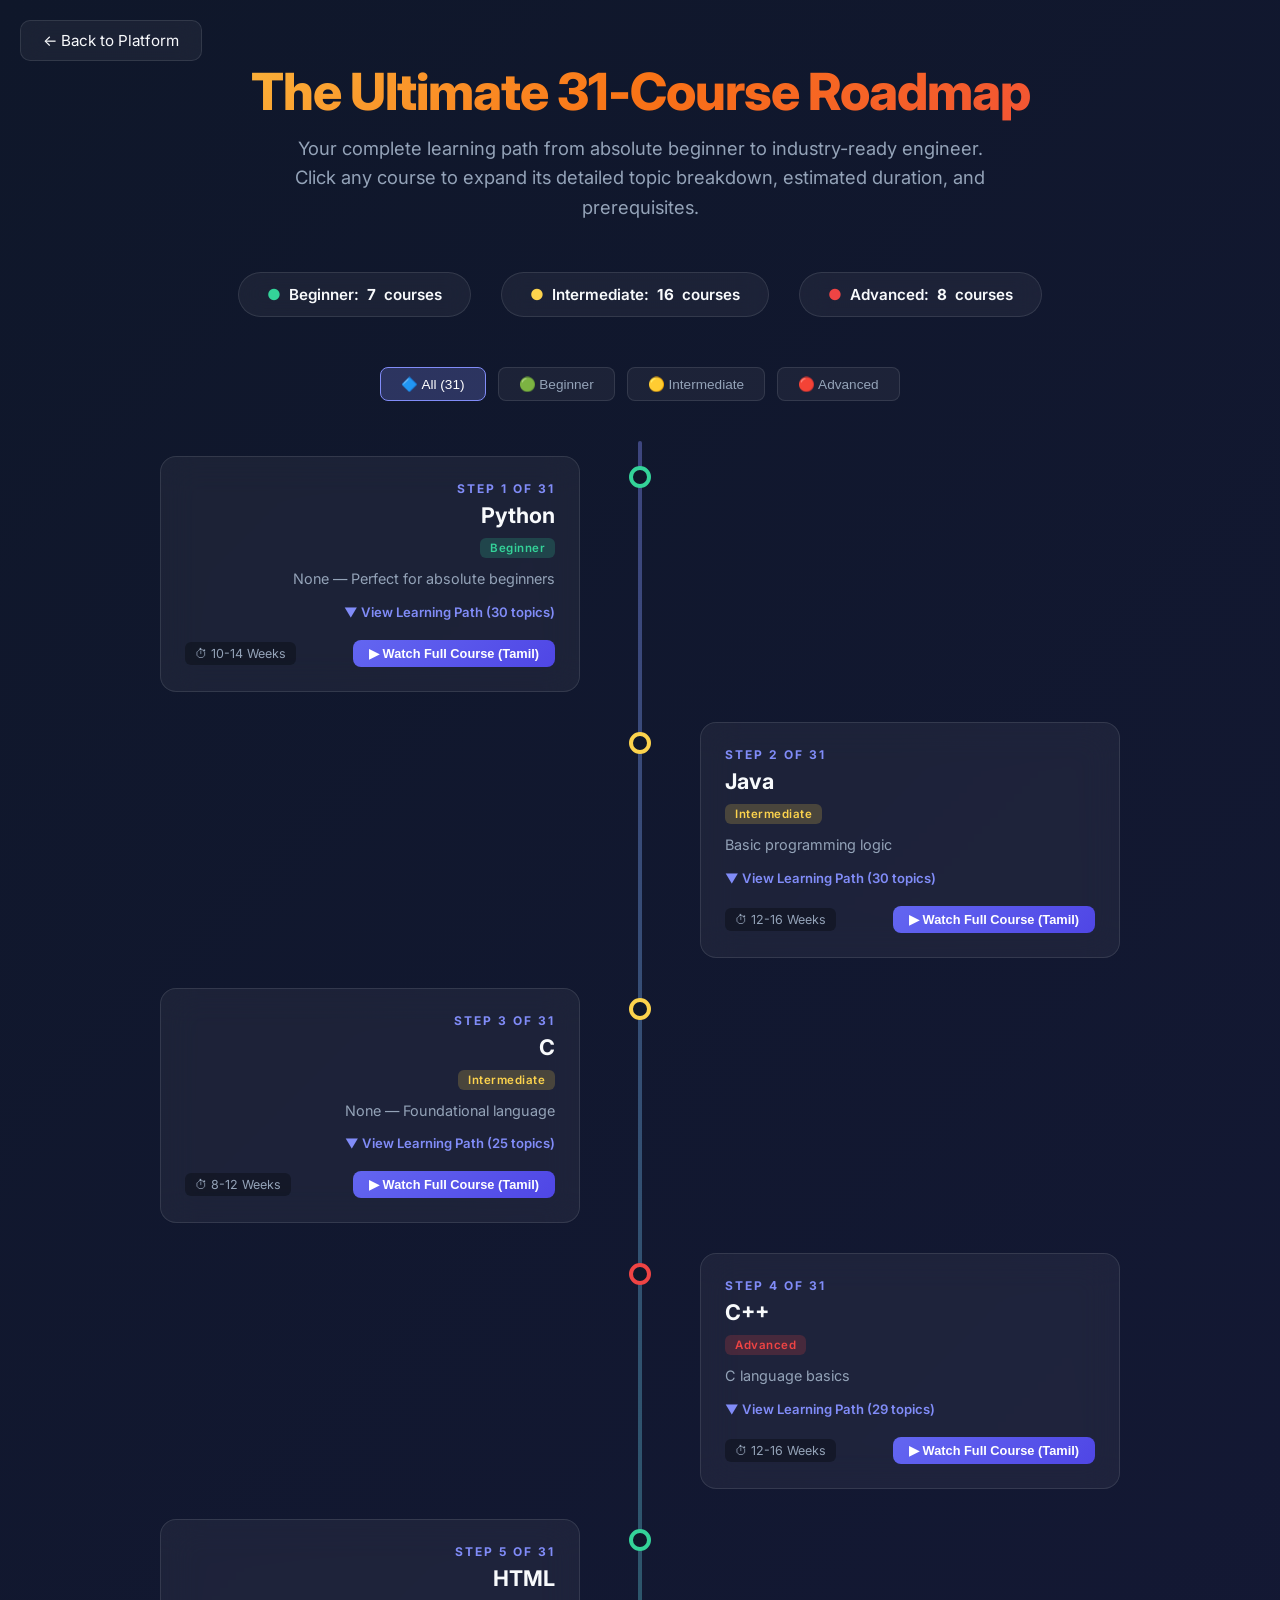
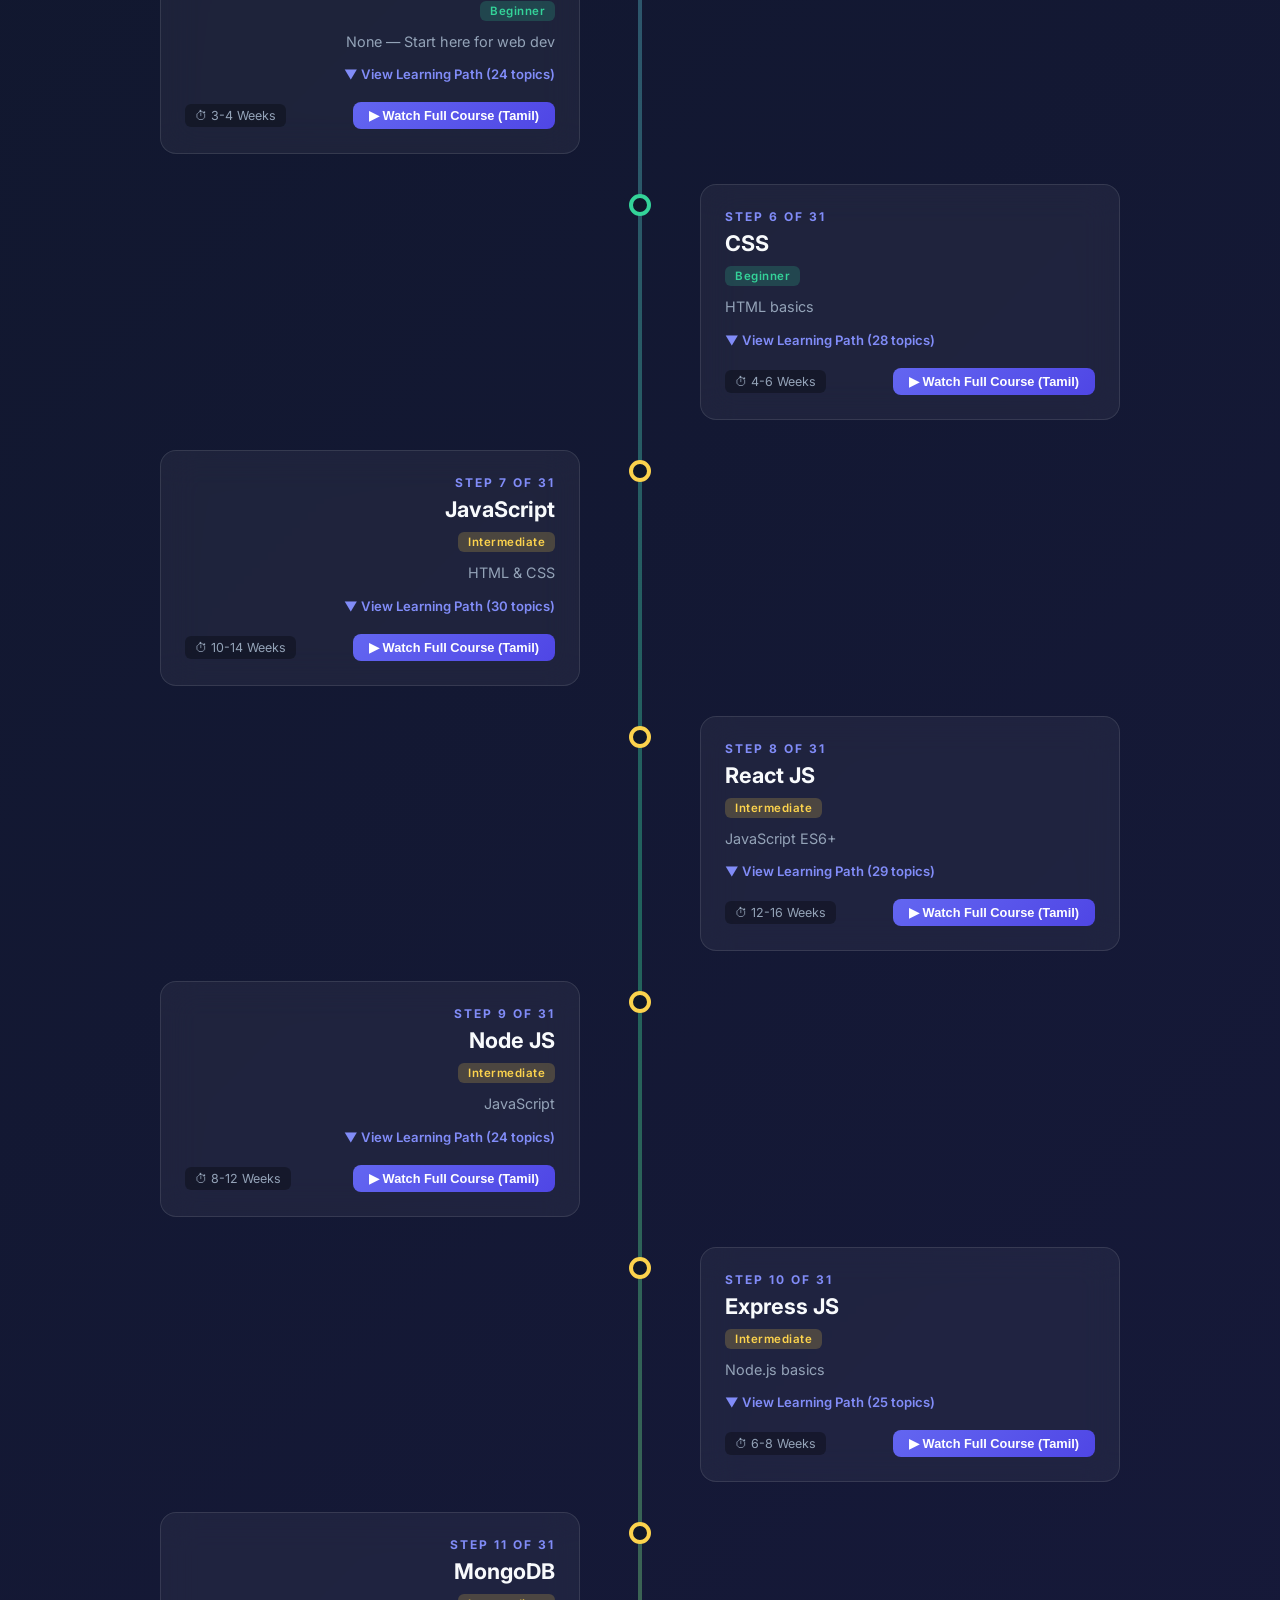
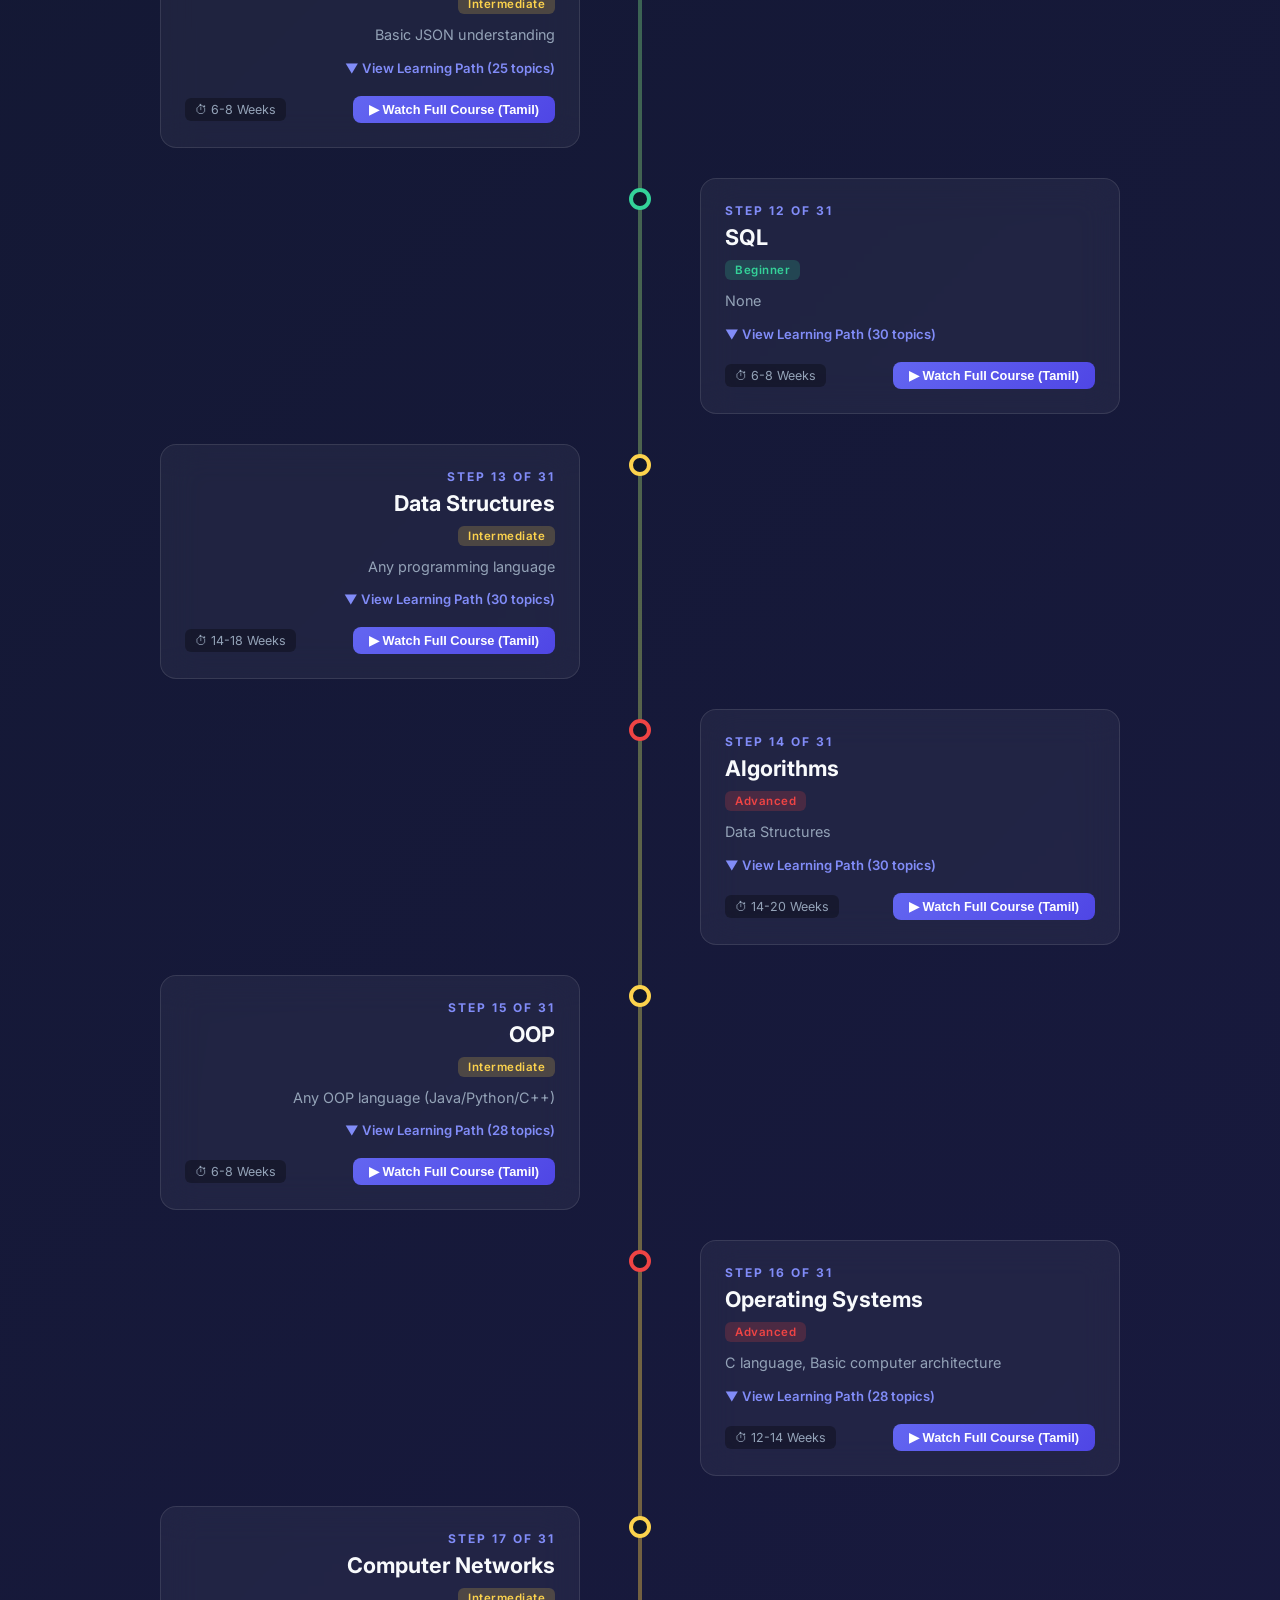
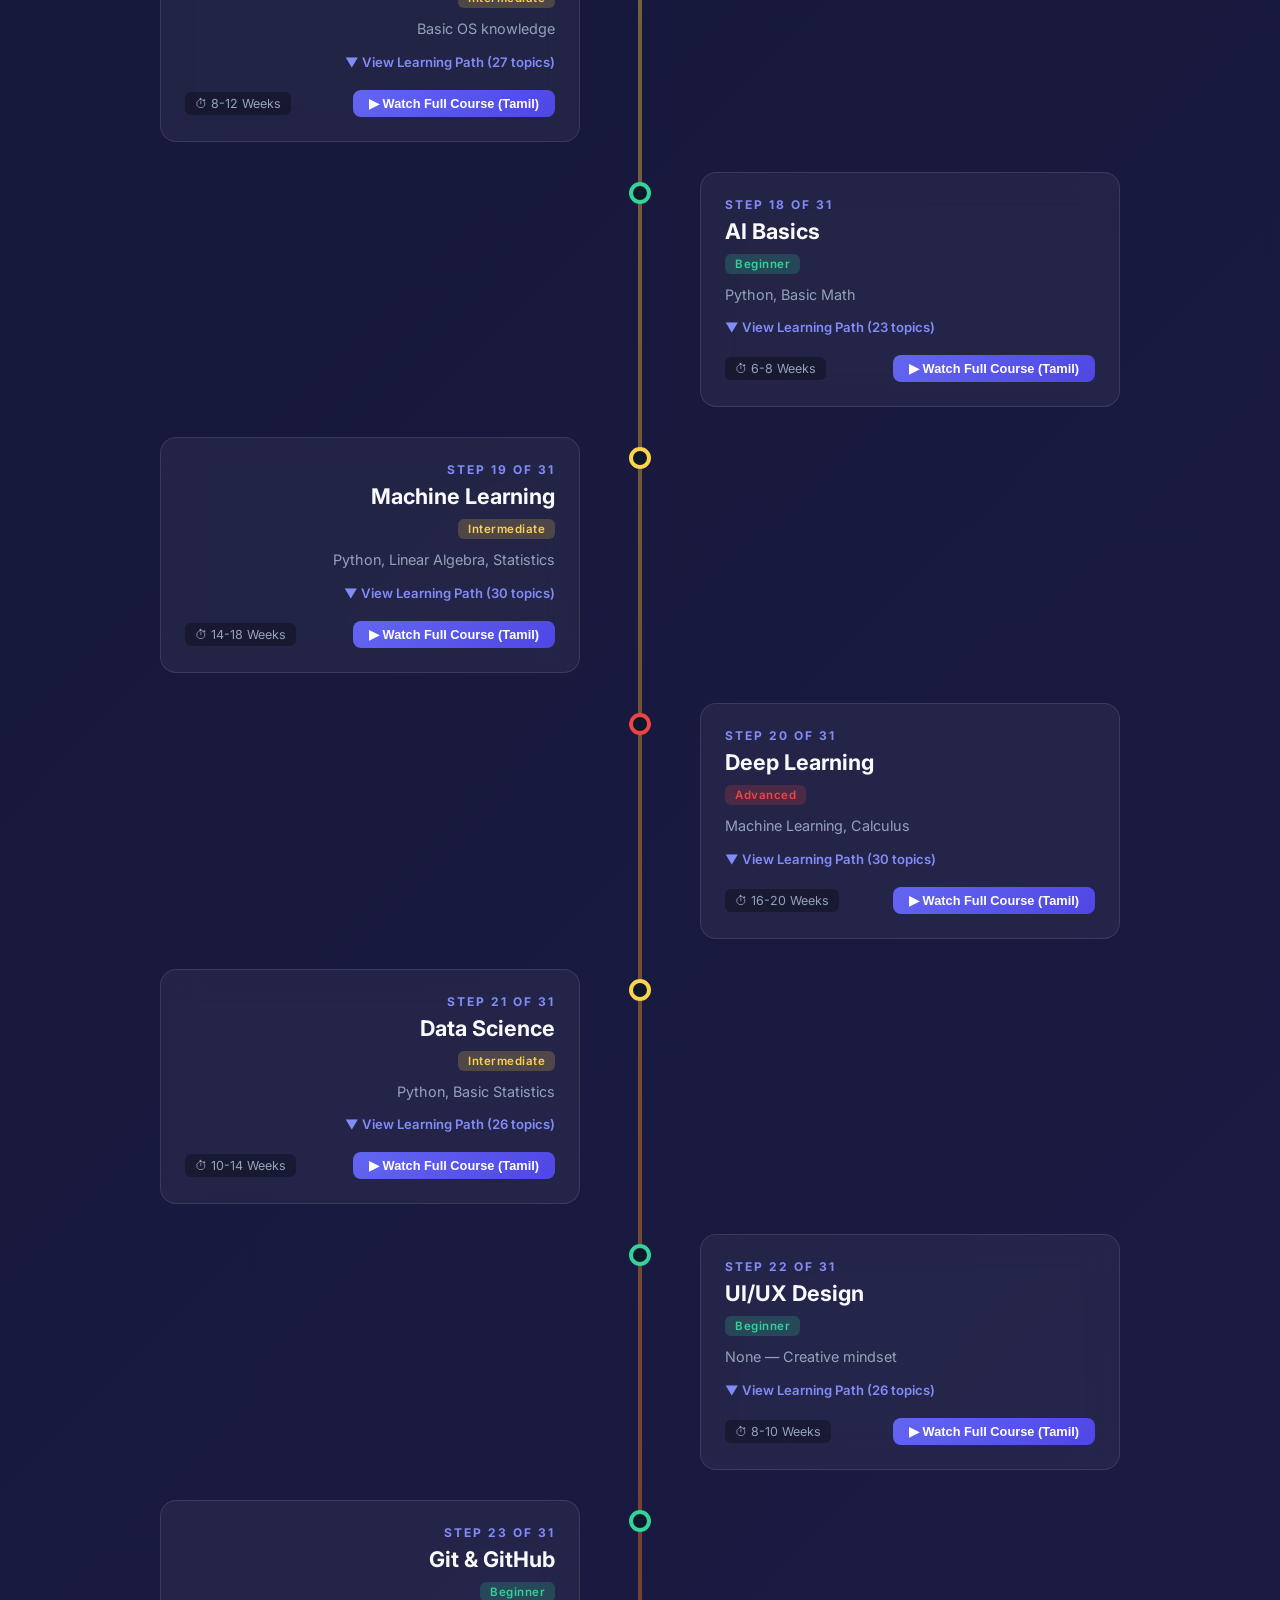
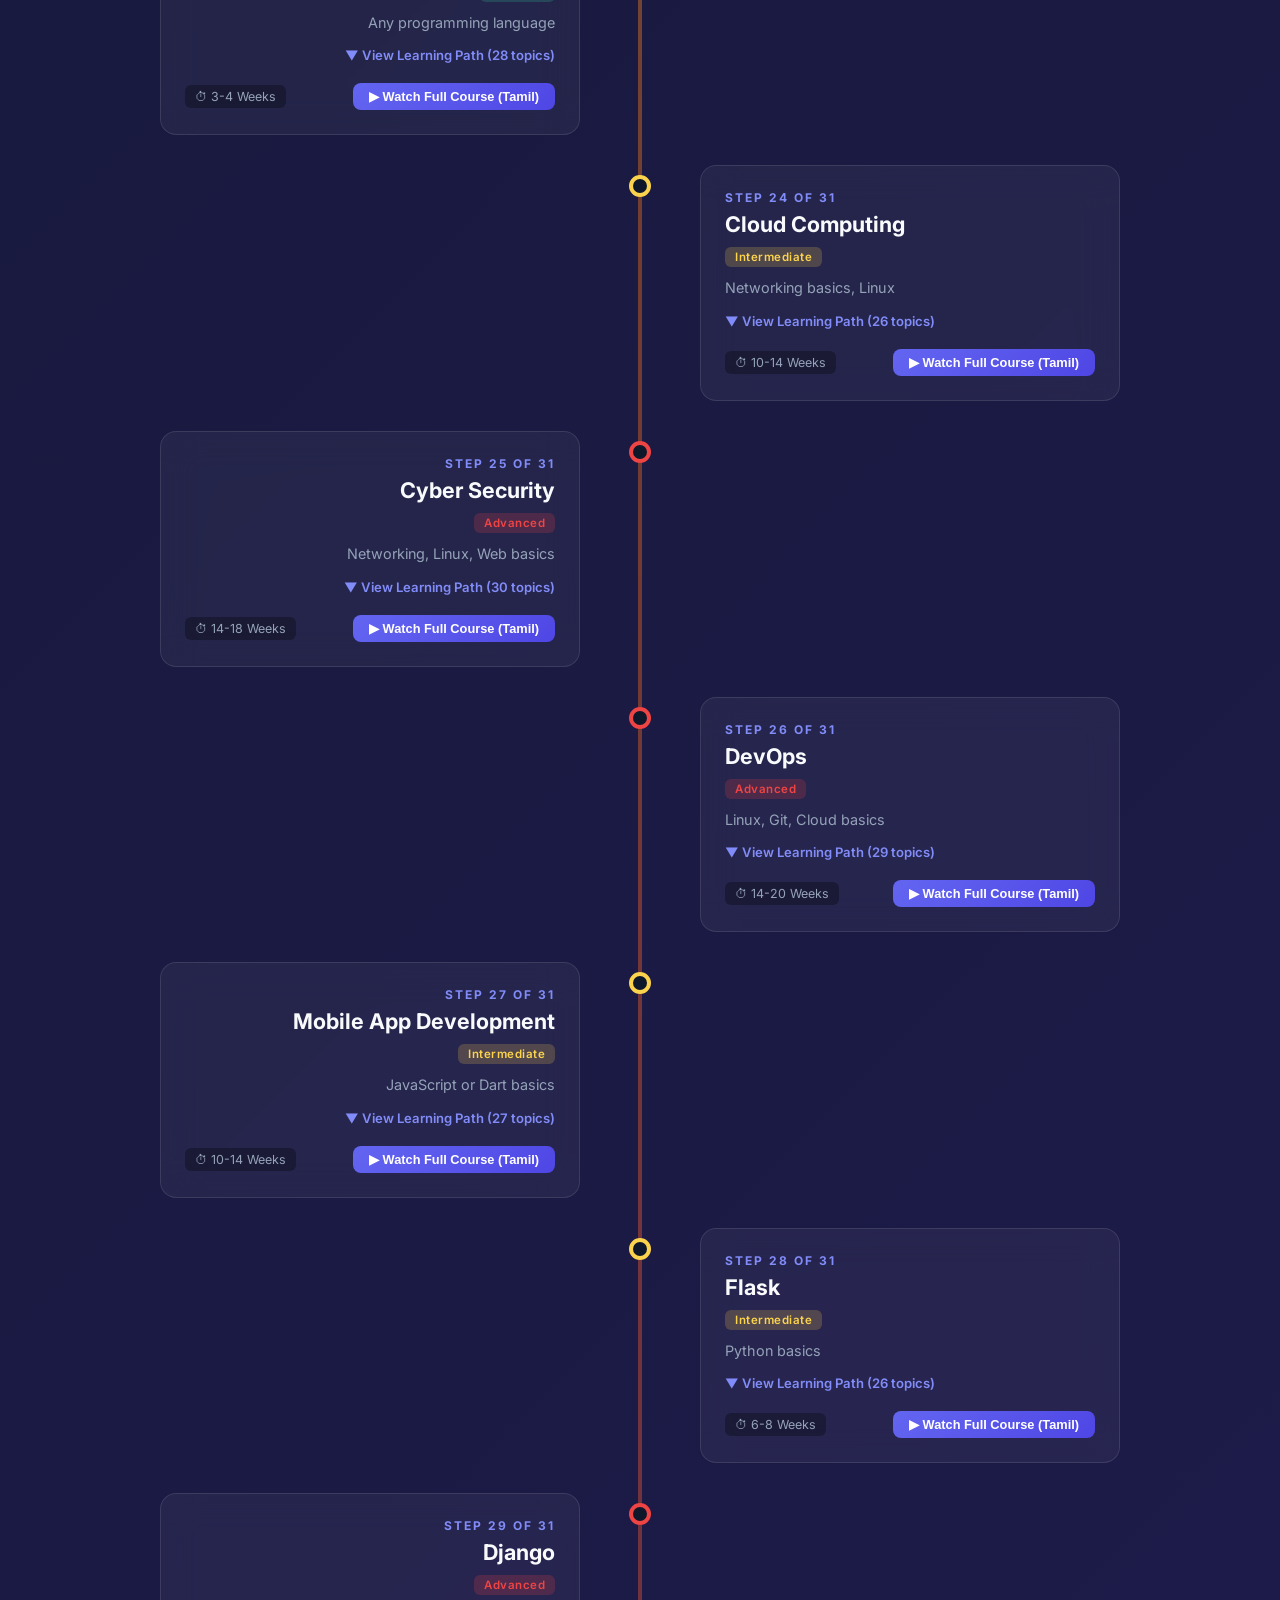
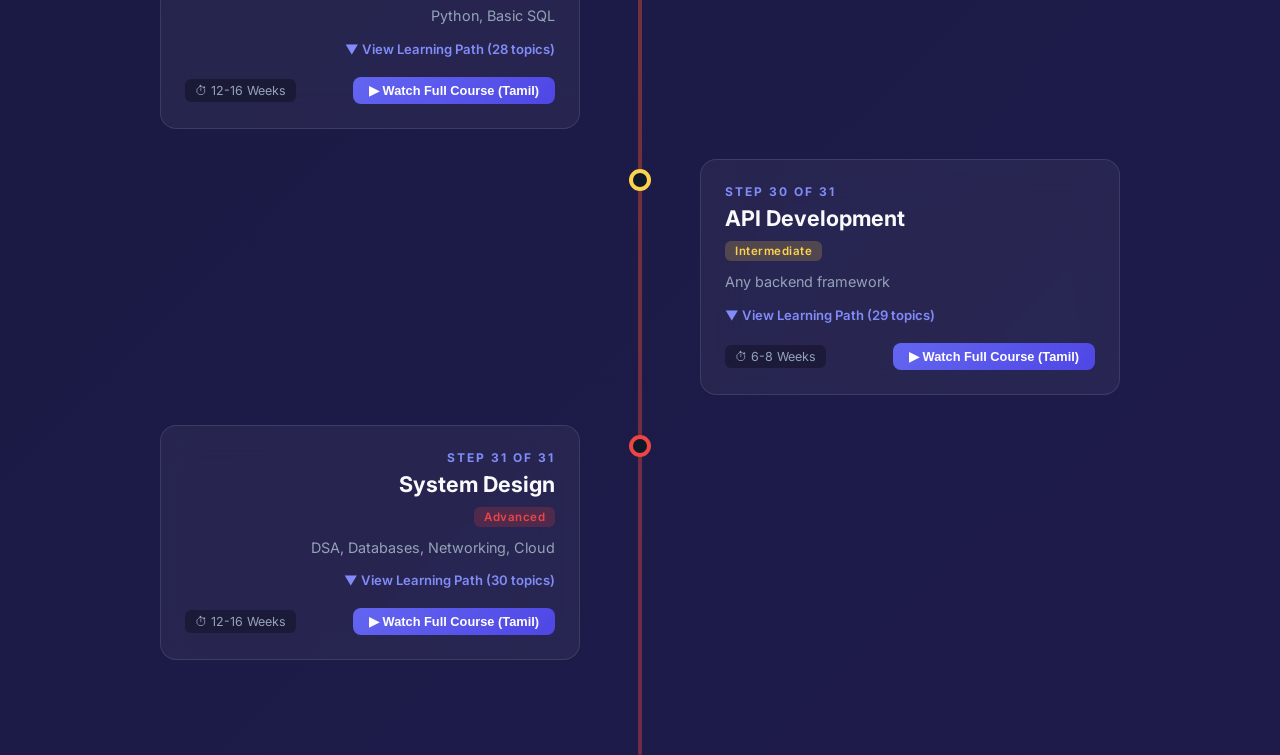
<file: frontend/roadmap.html>
<!DOCTYPE html>
<html lang="en">
<head>
    <meta charset="UTF-8">
    <meta name="viewport" content="width=device-width, initial-scale=1.0">
    <title>AI EXPO — Complete 31-Course Learning Roadmap</title>
    <meta name="description" content="Master the full AI engineering stack with our detailed 31-course roadmap, from Python fundamentals through System Design mastery.">
    <link href="https://fonts.googleapis.com/css2?family=Inter:wght@300;400;500;600;700;800&display=swap" rel="stylesheet">
    <link rel="stylesheet" href="css/roadmap.css">
</head>
<body>

    <!-- Back Button -->
    <a href="index.html" class="back-btn">← Back to Platform</a>

    <!-- Header -->
    <header class="roadmap-header">
        <h1>The Ultimate 31-Course Roadmap</h1>
        <p>Your complete learning path from absolute beginner to industry-ready engineer. Click any course to expand its detailed topic breakdown, estimated duration, and prerequisites.</p>
    </header>

    <!-- Stats Pills -->
    <div class="stats-bar">
        <div class="stat-pill">
            <span style="color: var(--green);">●</span>
            Beginner: <strong id="stat-beginner">0</strong> courses
        </div>
        <div class="stat-pill">
            <span style="color: var(--yellow);">●</span>
            Intermediate: <strong id="stat-intermediate">0</strong> courses
        </div>
        <div class="stat-pill">
            <span style="color: var(--red);">●</span>
            Advanced: <strong id="stat-advanced">0</strong> courses
        </div>
    </div>

    <!-- Filter Bar -->
    <div class="filter-bar">
        <button class="filter-btn active" data-filter="All" onclick="renderTimeline('All')">🔷 All (31)</button>
        <button class="filter-btn" data-filter="Beginner" onclick="renderTimeline('Beginner')">🟢 Beginner</button>
        <button class="filter-btn" data-filter="Intermediate" onclick="renderTimeline('Intermediate')">🟡 Intermediate</button>
        <button class="filter-btn" data-filter="Advanced" onclick="renderTimeline('Advanced')">🔴 Advanced</button>
    </div>

    <!-- Timeline -->
    <div class="timeline-wrapper">
        <div class="timeline-spine"></div>
        <div id="timeline-nodes"></div>
    </div>

    <script src="js/tamil_videos.js"></script>
    <script src="js/roadmap.js"></script>
</body>
</html>
</file>
<file: frontend/css/roadmap.css>
:root {
    --bg-dark: #0f172a;
    --bg-dark-gradient: linear-gradient(135deg, #0f172a 0%, #1e1b4b 100%);
    --text-primary: #f8fafc;
    --text-secondary: #94a3b8;
    --accent-glow: #818cf8;
    --glass-bg: rgba(255, 255, 255, 0.05);
    --glass-border: rgba(255, 255, 255, 0.1);
    --green: #34d399;
    --yellow: #fcd34d;
    --red: #ef4444;
    --orange: #f97316;
    --blue: #60a5fa;
}

* { box-sizing: border-box; margin: 0; padding: 0; }

body {
    background: var(--bg-dark-gradient);
    color: var(--text-primary);
    font-family: 'Inter', sans-serif;
    min-height: 100vh;
    overflow-x: hidden;
}

/* ─── HEADER ─── */
.roadmap-header {
    text-align: center;
    padding: 60px 20px 30px;
    position: relative;
}

.roadmap-header h1 {
    font-size: 3.2rem;
    font-weight: 800;
    background: linear-gradient(135deg, #fcd34d, #f97316, #ef4444);
    -webkit-background-clip: text;
    background-clip: text;
    -webkit-text-fill-color: transparent;
    margin-bottom: 12px;
    letter-spacing: -1px;
}

.roadmap-header p {
    color: var(--text-secondary);
    font-size: 1.15rem;
    max-width: 700px;
    margin: 0 auto;
    line-height: 1.6;
}

.back-btn {
    position: fixed;
    top: 20px;
    left: 20px;
    z-index: 100;
    padding: 10px 22px;
    background: var(--glass-bg);
    border: 1px solid var(--glass-border);
    backdrop-filter: blur(12px);
    color: var(--text-primary);
    border-radius: 10px;
    font-size: 0.95rem;
    cursor: pointer;
    transition: all 0.3s;
    text-decoration: none;
    display: inline-flex;
    align-items: center;
    gap: 6px;
}

.back-btn:hover {
    background: rgba(129, 140, 248, 0.2);
    border-color: var(--accent-glow);
    transform: translateX(-3px);
}

/* ─── STATS BAR ─── */
.stats-bar {
    display: flex;
    justify-content: center;
    gap: 30px;
    flex-wrap: wrap;
    padding: 20px;
    margin-bottom: 30px;
}

.stat-pill {
    background: var(--glass-bg);
    border: 1px solid var(--glass-border);
    backdrop-filter: blur(12px);
    padding: 12px 28px;
    border-radius: 50px;
    font-weight: 600;
    font-size: 0.95rem;
    display: flex;
    align-items: center;
    gap: 8px;
    animation: fadeInUp 0.6s ease-out forwards;
    opacity: 0;
}

.stat-pill:nth-child(1) { animation-delay: 0.1s; }
.stat-pill:nth-child(2) { animation-delay: 0.2s; }
.stat-pill:nth-child(3) { animation-delay: 0.3s; }

/* ─── FILTER BAR ─── */
.filter-bar {
    display: flex;
    justify-content: center;
    gap: 12px;
    flex-wrap: wrap;
    padding: 0 20px 40px;
}

.filter-btn {
    padding: 8px 20px;
    border-radius: 8px;
    border: 1px solid var(--glass-border);
    background: var(--glass-bg);
    color: var(--text-secondary);
    cursor: pointer;
    font-size: 0.85rem;
    font-weight: 500;
    transition: all 0.3s;
}

.filter-btn:hover, .filter-btn.active {
    background: rgba(129, 140, 248, 0.25);
    color: white;
    border-color: var(--accent-glow);
}

/* ─── MAIN TIMELINE ─── */
.timeline-wrapper {
    max-width: 1100px;
    margin: 0 auto;
    padding: 0 20px 80px;
    position: relative;
}

.timeline-spine {
    position: absolute;
    left: 50%;
    top: 0;
    bottom: 0;
    width: 4px;
    background: linear-gradient(180deg, var(--accent-glow), var(--green), var(--yellow), var(--orange), var(--red));
    transform: translateX(-50%);
    border-radius: 4px;
    opacity: 0.4;
}

/* ─── COURSE NODE ─── */
.course-node {
    position: relative;
    width: 50%;
    padding: 15px 50px;
    opacity: 0;
    transform: translateY(40px);
    transition: opacity 0.7s ease, transform 0.7s ease;
}

.course-node.visible {
    opacity: 1;
    transform: translateY(0);
}

.course-node:nth-child(odd) {
    left: 0;
    padding-right: 60px;
    text-align: right;
}

.course-node:nth-child(even) {
    left: 50%;
    padding-left: 60px;
    text-align: left;
}

/* Dot on spine */
.node-dot {
    position: absolute;
    top: 25px;
    width: 22px;
    height: 22px;
    background: var(--bg-dark);
    border: 4px solid var(--accent-glow);
    border-radius: 50%;
    z-index: 5;
    transition: all 0.4s;
    cursor: pointer;
}

.course-node:nth-child(odd) .node-dot { right: -11px; }
.course-node:nth-child(even) .node-dot { left: -11px; }

.node-dot:hover {
    transform: scale(1.4);
    box-shadow: 0 0 20px var(--accent-glow);
}

.node-dot[data-difficulty="Beginner"] { border-color: var(--green); }
.node-dot[data-difficulty="Intermediate"] { border-color: var(--yellow); }
.node-dot[data-difficulty="Advanced"] { border-color: var(--red); }

/* ─── CARD ─── */
.node-card {
    background: var(--glass-bg);
    border: 1px solid var(--glass-border);
    backdrop-filter: blur(18px);
    border-radius: 16px;
    padding: 24px;
    transition: all 0.4s;
    cursor: pointer;
}

.node-card:hover {
    transform: translateY(-6px) scale(1.02);
    box-shadow: 0 15px 40px rgba(0, 0, 0, 0.5);
    border-color: var(--accent-glow);
}

.node-card .step-num {
    font-size: 0.75rem;
    font-weight: 700;
    letter-spacing: 2px;
    text-transform: uppercase;
    color: var(--accent-glow);
    margin-bottom: 6px;
}

.node-card h3 {
    font-size: 1.35rem;
    font-weight: 700;
    color: var(--text-primary);
    margin-bottom: 8px;
}

.diff-badge {
    display: inline-block;
    font-size: 0.72rem;
    font-weight: 600;
    padding: 3px 10px;
    border-radius: 6px;
    letter-spacing: 0.5px;
    margin-bottom: 10px;
}

.diff-badge.Beginner { background: rgba(52, 211, 153, 0.2); color: var(--green); }
.diff-badge.Intermediate { background: rgba(252, 211, 77, 0.2); color: var(--yellow); }
.diff-badge.Advanced { background: rgba(239, 68, 68, 0.2); color: var(--red); }

.node-card .desc {
    font-size: 0.9rem;
    color: var(--text-secondary);
    line-height: 1.5;
    margin-bottom: 14px;
}

/* ─── TOPICS LIST (expandable) ─── */
.topics-toggle {
    font-size: 0.82rem;
    color: var(--accent-glow);
    cursor: pointer;
    user-select: none;
    font-weight: 600;
    margin-bottom: 8px;
    transition: 0.2s;
}

.topics-toggle:hover { color: white; }

.topics-list {
    max-height: 0;
    overflow: hidden;
    transition: max-height 0.5s ease;
    margin-top: 8px;
}

.topics-list.open {
    max-height: 600px;
}

.topics-list ul {
    list-style: none;
    padding: 0;
}

.topics-list ul li {
    font-size: 0.82rem;
    color: var(--text-secondary);
    padding: 5px 0;
    border-bottom: 1px solid rgba(255,255,255,0.04);
    display: flex;
    align-items: center;
    gap: 8px;
}

.topics-list ul li::before {
    content: '▸';
    color: var(--accent-glow);
    font-weight: bold;
}

/* ─── DURATION & LINK ─── */
.meta-row {
    display: flex;
    justify-content: space-between;
    align-items: center;
    margin-top: 12px;
    gap: 10px;
    flex-wrap: wrap;
}

.duration-tag {
    font-size: 0.78rem;
    color: var(--text-secondary);
    background: rgba(0,0,0,0.3);
    padding: 4px 10px;
    border-radius: 6px;
}

.start-btn {
    font-size: 0.8rem;
    padding: 6px 16px;
    border-radius: 8px;
    border: none;
    cursor: pointer;
    font-weight: 600;
    transition: all 0.3s;
    display: inline-flex;
    align-items: center;
    gap: 5px;
    width: auto;
}

.start-btn:hover {
    transform: translateY(-2px);
    box-shadow: 0 4px 12px rgba(0,0,0,0.4);
}

/* ─── KEYFRAMES ─── */
@keyframes fadeInUp {
    0% { opacity: 0; transform: translateY(25px); }
    100% { opacity: 1; transform: translateY(0); }
}

@keyframes pulseGlow {
    0%, 100% { box-shadow: 0 0 8px var(--accent-glow); }
    50% { box-shadow: 0 0 25px var(--accent-glow); }
}

/* ─── RESPONSIVE ─── */
@media (max-width: 768px) {
    .timeline-spine { left: 20px; }

    .course-node {
        width: 100%;
        left: 0 !important;
        padding-left: 55px !important;
        padding-right: 15px !important;
        text-align: left !important;
    }

    .course-node .node-dot {
        left: 9px !important;
        right: auto !important;
    }

    .roadmap-header h1 { font-size: 2rem; }
    .stats-bar { gap: 12px; }
    .stat-pill { font-size: 0.82rem; padding: 8px 16px; }
}
</file>
